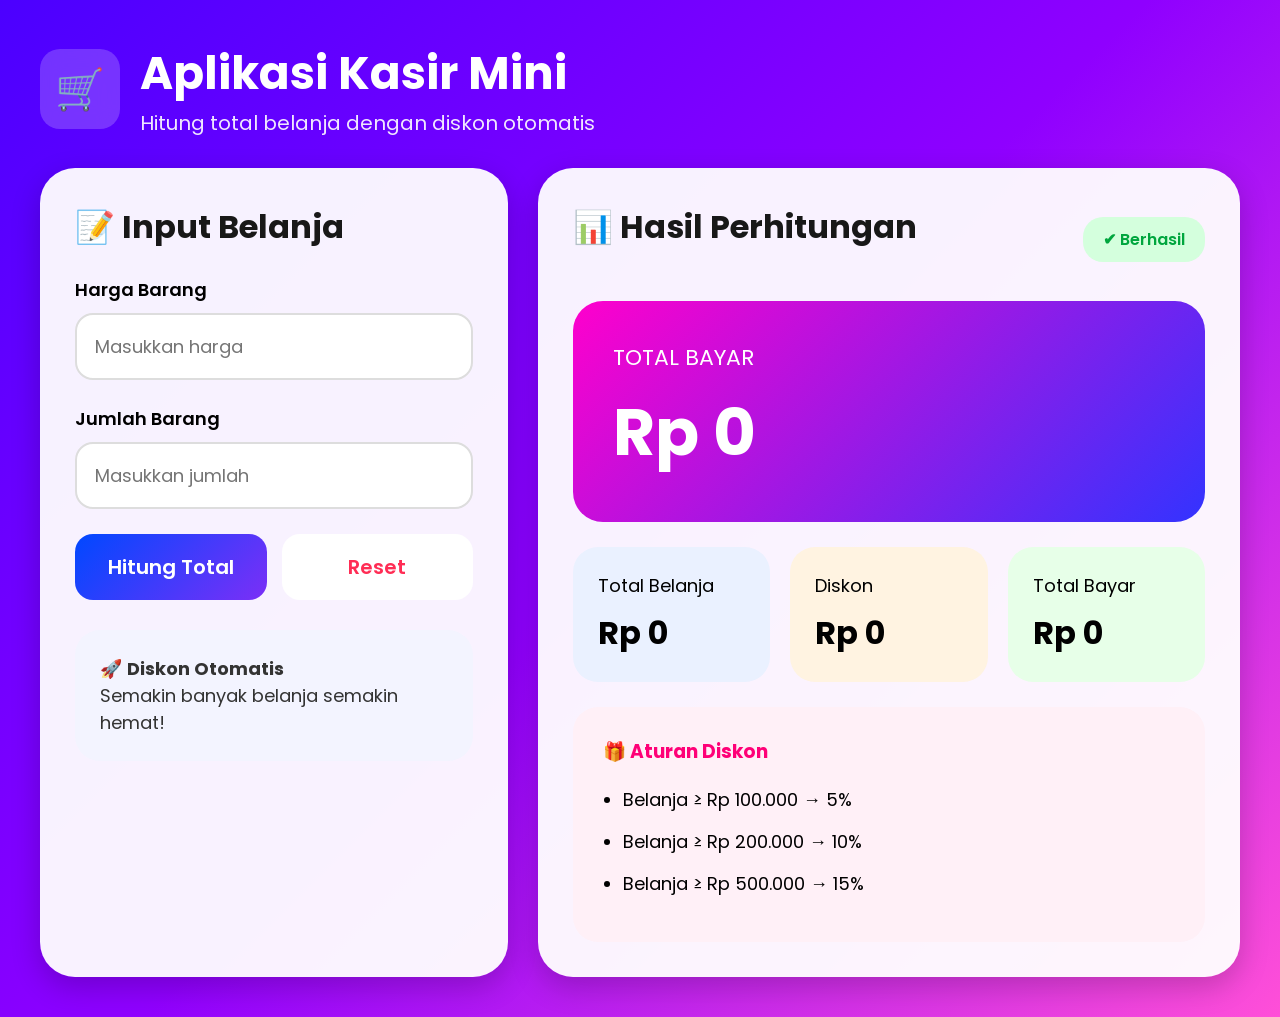
<file: Tugas Kasir Sederhana/index.html>
<!DOCTYPE html>
<html lang="id">
<head>
  <meta charset="UTF-8">
  <meta name="viewport" content="width=device-width, initial-scale=1.0">
  <title>Modern Kasir App</title>

  <link rel="stylesheet" href="style.css">

  <link rel="preconnect" href="https://fonts.googleapis.com">
  <link href="https://fonts.googleapis.com/css2?family=Poppins:wght@300;400;500;600;700&display=swap" rel="stylesheet">
</head>
<body>

  <div class="container">

    <div class="topbar">
      <div class="logo-box">
        🛒
      </div>

      <div>
        <h1>Aplikasi Kasir Mini</h1>
        <p>Hitung total belanja dengan diskon otomatis</p>
      </div>
    </div>

    <div class="main-grid">

      <!-- LEFT -->
      <div class="card">

        <h2>📝 Input Belanja</h2>

        <div class="input-group">
          <label>Harga Barang</label>
          <input type="number" id="harga" placeholder="Masukkan harga">
        </div>

        <div class="input-group">
          <label>Jumlah Barang</label>
          <input type="number" id="jumlah" placeholder="Masukkan jumlah">
        </div>

        <div class="button-group">
          <button class="btn hitung" onclick="hitungBelanja()">
            Hitung Total
          </button>

          <button class="btn reset" onclick="resetForm()">
            Reset
          </button>
        </div>

        <div class="promo-box">
          🚀 <b>Diskon Otomatis</b><br>
          Semakin banyak belanja semakin hemat!
        </div>

      </div>

      <!-- RIGHT -->
      <div class="card">

        <div class="result-header">
          <h2>📊 Hasil Perhitungan</h2>
          <span class="success">✔ Berhasil</span>
        </div>

        <div class="total-box">
          <p>TOTAL BAYAR</p>
          <h1 id="totalBayar">Rp 0</h1>
        </div>

        <div class="result-grid">

          <div class="small-box blue">
            <p>Total Belanja</p>
            <h3 id="totalBelanja">Rp 0</h3>
          </div>

          <div class="small-box orange">
            <p>Diskon</p>
            <h3 id="diskon">Rp 0</h3>
          </div>

          <div class="small-box green">
            <p>Total Bayar</p>
            <h3 id="bayar">Rp 0</h3>
          </div>

        </div>

        <div class="rule-box">
          <h3>🎁 Aturan Diskon</h3>

          <ul>
            <li>Belanja ≥ Rp 100.000 → 5%</li>
            <li>Belanja ≥ Rp 200.000 → 10%</li>
            <li>Belanja ≥ Rp 500.000 → 15%</li>
          </ul>
        </div>

      </div>

    </div>

  </div>

  <script src="script.js"></script>

</body>
</html>
</file>
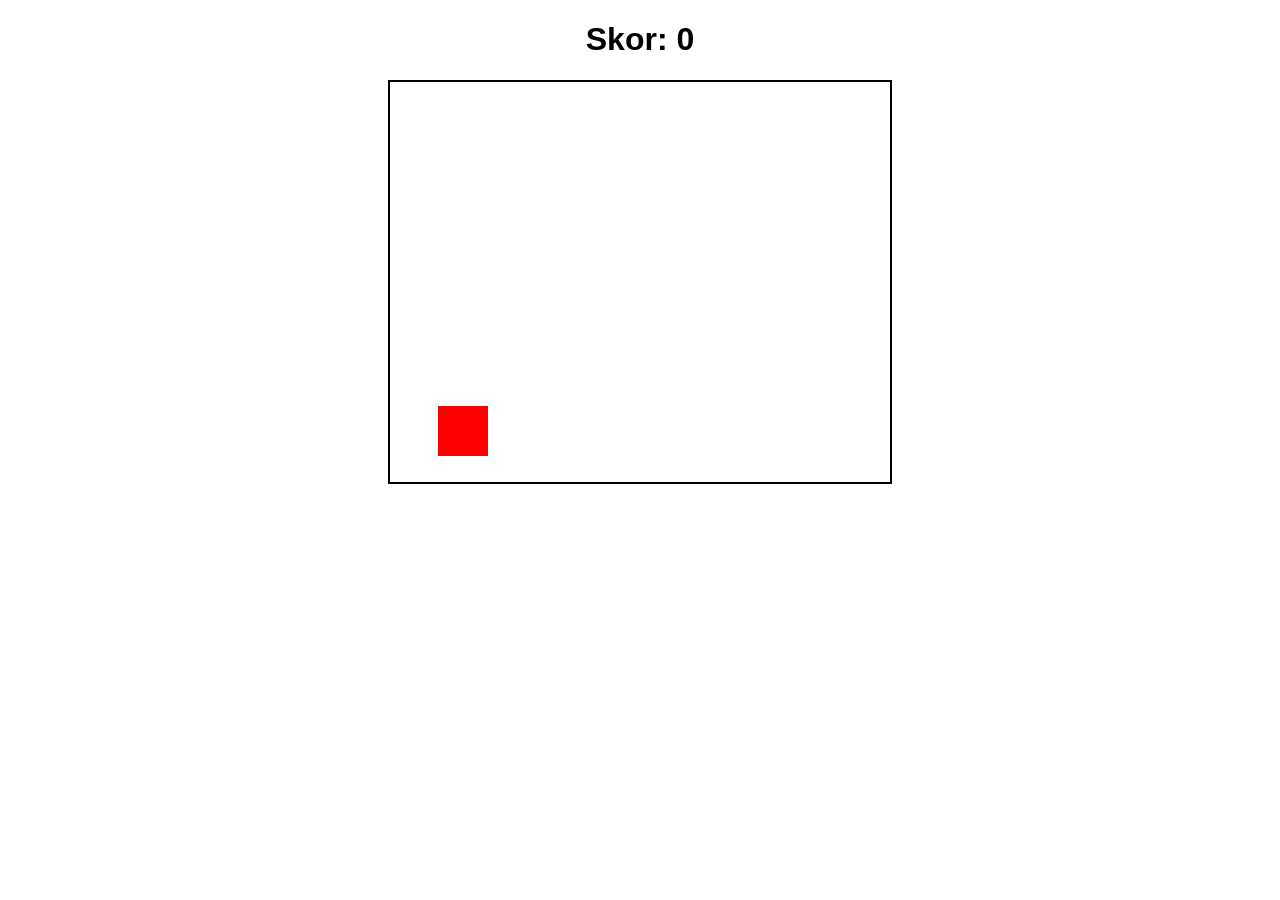
<file: Game sederhana_17/Html_17.html>
<!DOCTYPE html>
<html>
<head>
    <title>Game Tangkap Kotak</title>
    <link rel="stylesheet" href="style.css">
</head>
<body>

<h1>Skor: <span id="score">0</span></h1>

<div id="gameArea">
    <div id="box"></div>
</div>

<script src="script.js"></script>

</body>
</html>
</file>
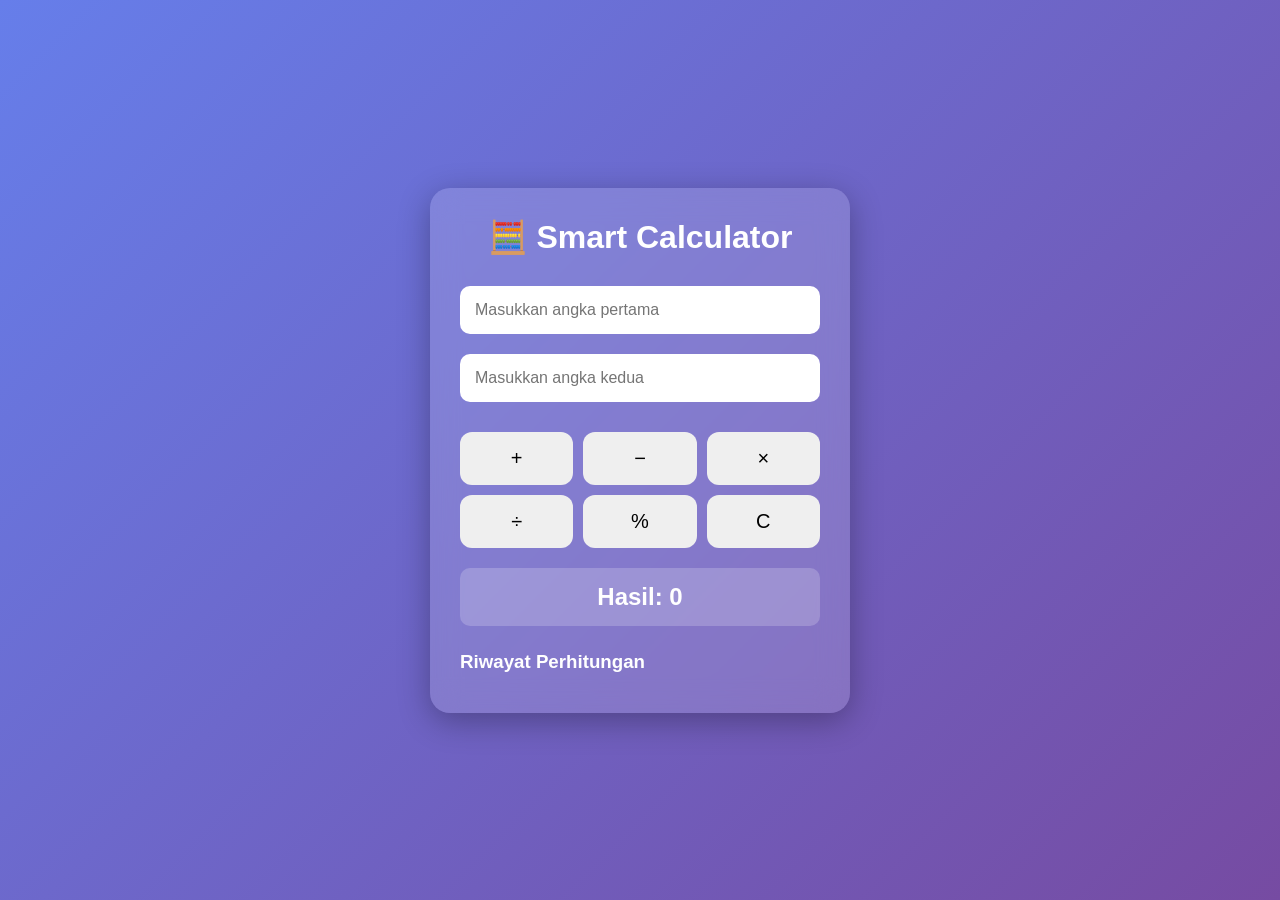
<file: Kalkulator/kalkulator.html>
<!DOCTYPE html>
<html lang="id">
<head>
    <meta charset="UTF-8">
    <meta name="viewport" content="width=device-width, initial-scale=1.0">
    <title>Kalkulator Modern</title>
    <link rel="stylesheet" href="style.css">
</head>
<body>

<div class="container">

    <div class="calculator">

        <h1>🧮 Smart Calculator</h1>

        <input type="number" id="angka1" placeholder="Masukkan angka pertama">

        <input type="number" id="angka2" placeholder="Masukkan angka kedua">

        <div class="buttons">
            <button onclick="hitung('+')">+</button>
            <button onclick="hitung('-')">−</button>
            <button onclick="hitung('*')">×</button>
            <button onclick="hitung('/')">÷</button>
            <button onclick="hitung('%')">%</button>
            <button onclick="resetKalkulator()">C</button>
        </div>

        <div class="hasil">
            <h2 id="hasil">Hasil: 0</h2>
        </div>

        <div class="history">
            <h3>Riwayat Perhitungan</h3>
            <ul id="historyList"></ul>
        </div>

    </div>

</div>

<script src="kalkulator_.js"></script>

</body>
</html>
</file>
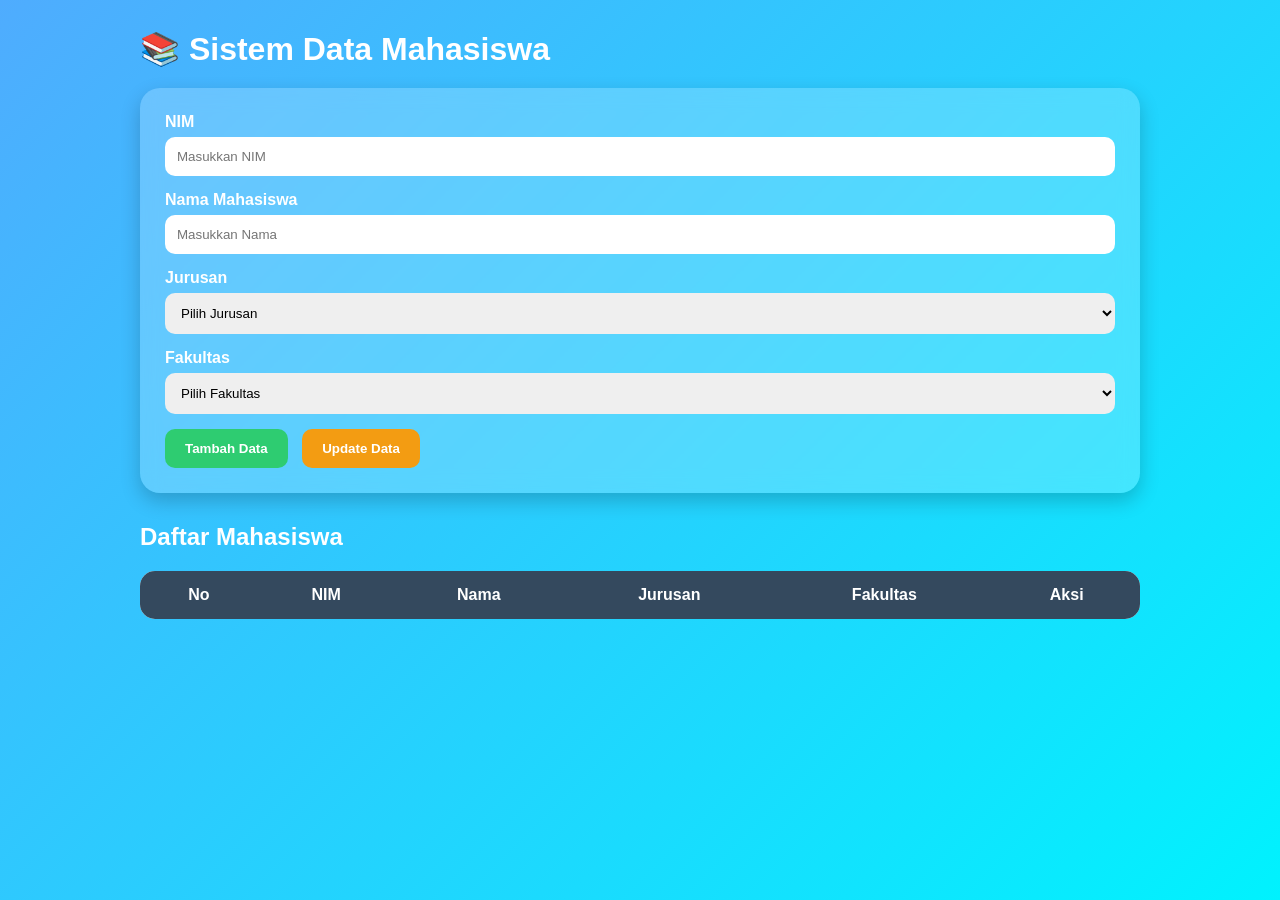
<file: Tugas_Array Object Data/Array_.html>
<!DOCTYPE html>
<html lang="id">
<head>
    <meta charset="UTF-8">
    <meta name="viewport" content="width=device-width, initial-scale=1.0">
    <title>Data Mahasiswa</title>
    <link rel="stylesheet" href="style.css">
</head>
<body>

<div class="container">

    <h1>📚 Sistem Data Mahasiswa</h1>

    <div class="card">

        <div class="input-group">
            <label>NIM</label>
            <input type="text" id="nim" placeholder="Masukkan NIM">
        </div>

        <div class="input-group">
            <label>Nama Mahasiswa</label>
            <input type="text" id="nama" placeholder="Masukkan Nama">
        </div>

        <div class="input-group">
            <label>Jurusan</label>
            <select id="jurusan">
                <option value="">Pilih Jurusan</option>
                <option>Sistem Informasi</option>
                <option>Teknik Informatika</option>
                <option>Manajemen</option>
                <option>Akuntansi</option>
            </select>
        </div>

        <div class="input-group">
            <label>Fakultas</label>
            <select id="fakultas">
                <option value="">Pilih Fakultas</option>
                <option>Teknik</option>
                <option>Ekonomi</option>
                <option>Hukum</option>
            </select>
        </div>

        <div class="button-group">
            <button class="btn tambah" onclick="tambahMahasiswa()">
                Tambah Data
            </button>

            <button class="btn update" onclick="updateMahasiswa()">
                Update Data
            </button>
        </div>

    </div>

    <h2>Daftar Mahasiswa</h2>

    <table>
        <thead>
            <tr>
                <th>No</th>
                <th>NIM</th>
                <th>Nama</th>
                <th>Jurusan</th>
                <th>Fakultas</th>
                <th>Aksi</th>
            </tr>
        </thead>

        <tbody id="tabelMahasiswa">

        </tbody>
    </table>

</div>

<script src="script.js"></script>
</body>
</html>
</file>
<file: Tugas Kasir Sederhana/style.css>
*{
    margin:0;
    padding:0;
    box-sizing:border-box;
    font-family:'Poppins', sans-serif;
}

body{
    min-height:100vh;
    background:linear-gradient(135deg,#4b00ff,#8f00ff,#ff4fd8);
    padding:40px;
}

.container{
    max-width:1400px;
    margin:auto;
}

.topbar{
    display:flex;
    align-items:center;
    gap:20px;
    color:white;
    margin-bottom:30px;
}

.logo-box{
    width:80px;
    height:80px;
    border-radius:20px;
    display:flex;
    justify-content:center;
    align-items:center;
    font-size:40px;
    background:rgba(255,255,255,0.2);
    backdrop-filter:blur(10px);
}

.topbar h1{
    font-size:45px;
    font-weight:700;
}

.topbar p{
    font-size:20px;
    opacity:0.9;
}

.main-grid{
    display:grid;
    grid-template-columns:1fr 1.5fr;
    gap:30px;
}

.card{
    background:rgba(255,255,255,0.95);
    border-radius:35px;
    padding:35px;
    box-shadow:0 10px 30px rgba(0,0,0,0.2);
}

.card h2{
    margin-bottom:25px;
    font-size:32px;
    color:#181818;
}

.input-group{
    margin-bottom:25px;
}

label{
    display:block;
    margin-bottom:10px;
    font-weight:600;
    font-size:18px;
}

input{
    width:100%;
    padding:18px;
    border-radius:18px;
    border:2px solid #ddd;
    font-size:18px;
    transition:0.3s;
}

input:focus{
    border-color:#7b2ff7;
    outline:none;
}

.button-group{
    display:flex;
    gap:15px;
    margin-top:20px;
}

.btn{
    flex:1;
    padding:18px;
    border:none;
    border-radius:18px;
    font-size:20px;
    font-weight:600;
    cursor:pointer;
    transition:0.3s;
}

.btn:hover{
    transform:translateY(-3px);
}

.hitung{
    background:linear-gradient(135deg,#0048ff,#7b2ff7);
    color:white;
}

.reset{
    background:#fff;
    color:#ff2d55;
}

.promo-box{
    margin-top:30px;
    background:#f3f4ff;
    padding:25px;
    border-radius:25px;
    font-size:18px;
    color:#333;
}

.result-header{
    display:flex;
    justify-content:space-between;
    align-items:center;
    margin-bottom:25px;
}

.success{
    background:#d4ffdd;
    color:#00a63e;
    padding:10px 20px;
    border-radius:20px;
    font-weight:600;
}

.total-box{
    background:linear-gradient(135deg,#ff00cc,#3333ff);
    border-radius:30px;
    padding:40px;
    color:white;
    margin-bottom:25px;
}

.total-box p{
    font-size:22px;
    margin-bottom:10px;
}

.total-box h1{
    font-size:65px;
}

.result-grid{
    display:grid;
    grid-template-columns:repeat(3,1fr);
    gap:20px;
    margin-bottom:25px;
}

.small-box{
    padding:25px;
    border-radius:25px;
}

.small-box p{
    margin-bottom:10px;
    font-size:18px;
}

.small-box h3{
    font-size:32px;
}

.blue{
    background:#eaf1ff;
}

.orange{
    background:#fff3e1;
}

.green{
    background:#e7ffe8;
}

.rule-box{
    background:#fff0f7;
    padding:30px;
    border-radius:25px;
}

.rule-box h3{
    margin-bottom:20px;
    color:#ff0077;
}

.rule-box ul{
    padding-left:20px;
}

.rule-box li{
    margin-bottom:15px;
    font-size:18px;
}

@media(max-width:1000px){

    .main-grid{
        grid-template-columns:1fr;
    }

    .result-grid{
        grid-template-columns:1fr;
    }

    .topbar h1{
        font-size:35px;
    }

}
</file>
<file: Game sederhana_17/style.css>
body {
    text-align: center;
    font-family: Arial, sans-serif;
}

#gameArea {
    width: 500px;
    height: 400px;
    border: 2px solid black;
    margin: auto;
    position: relative;
}

#box {
    width: 50px;
    height: 50px;
    background: red;
    position: absolute;
    cursor: pointer;
}
</file>
<file: Kalkulator/style.css>
*{
    margin:0;
    padding:0;
    box-sizing:border-box;
    font-family:'Segoe UI', sans-serif;
}

body{
    min-height:100vh;
    display:flex;
    justify-content:center;
    align-items:center;

    background:linear-gradient(
        135deg,
        #667eea,
        #764ba2
    );
}

.container{
    width:100%;
    display:flex;
    justify-content:center;
}

.calculator{

    width:420px;

    padding:30px;

    background:rgba(255,255,255,0.15);

    backdrop-filter:blur(15px);

    border-radius:20px;

    box-shadow:
    0 8px 32px rgba(0,0,0,0.3);

    color:white;

    text-align:center;
}

h1{
    margin-bottom:20px;
}

input{
    width:100%;
    padding:15px;
    margin:10px 0;

    border:none;
    border-radius:10px;

    outline:none;

    font-size:16px;
}

.buttons{
    margin-top:20px;

    display:grid;

    grid-template-columns:
    repeat(3,1fr);

    gap:10px;
}

button{

    padding:15px;

    border:none;

    border-radius:12px;

    font-size:20px;

    cursor:pointer;

    transition:0.3s;
}

button:hover{
    transform:scale(1.08);
}

button:active{
    transform:scale(0.95);
}

.hasil{

    margin-top:20px;

    padding:15px;

    background:rgba(255,255,255,0.2);

    border-radius:10px;
}

.history{

    margin-top:25px;

    text-align:left;
}

.history h3{
    margin-bottom:10px;
}

.history ul{

    list-style:none;

    max-height:150px;

    overflow-y:auto;
}

.history li{

    background:rgba(255,255,255,0.15);

    padding:8px;

    border-radius:8px;

    margin-bottom:8px;
}
</file>
<file: Tugas_Array Object Data/style.css>
*{
    margin:0;
    padding:0;
    box-sizing:border-box;
    font-family:'Segoe UI',sans-serif;
}

body{
    min-height:100vh;
    background:linear-gradient(135deg,#4facfe,#00f2fe);
    padding:30px;
}

.container{
    max-width:1000px;
    margin:auto;
}

h1,h2{
    color:white;
    margin-bottom:20px;
}

.card{
    background:rgba(255,255,255,0.2);
    backdrop-filter:blur(10px);
    padding:25px;
    border-radius:20px;
    margin-bottom:30px;
    box-shadow:0 8px 20px rgba(0,0,0,0.2);
}

.input-group{
    margin-bottom:15px;
}

label{
    display:block;
    color:white;
    margin-bottom:6px;
    font-weight:bold;
}

input,select{
    width:100%;
    padding:12px;
    border:none;
    border-radius:10px;
    outline:none;
}

.button-group{
    margin-top:15px;
}

.btn{
    padding:12px 20px;
    border:none;
    border-radius:10px;
    cursor:pointer;
    color:white;
    font-weight:bold;
    margin-right:10px;
}

.tambah{
    background:#2ecc71;
}

.update{
    background:#f39c12;
}

.edit{
    background:#3498db;
}

.hapus{
    background:#e74c3c;
}

table{
    width:100%;
    border-collapse:collapse;
    background:white;
    border-radius:15px;
    overflow:hidden;
}

thead{
    background:#34495e;
    color:white;
}

th,td{
    padding:15px;
    text-align:center;
}

tr:nth-child(even){
    background:#f4f4f4;
}

.action-btn{
    border:none;
    color:white;
    padding:8px 12px;
    border-radius:8px;
    cursor:pointer;
    margin:2px;
}
</file>
